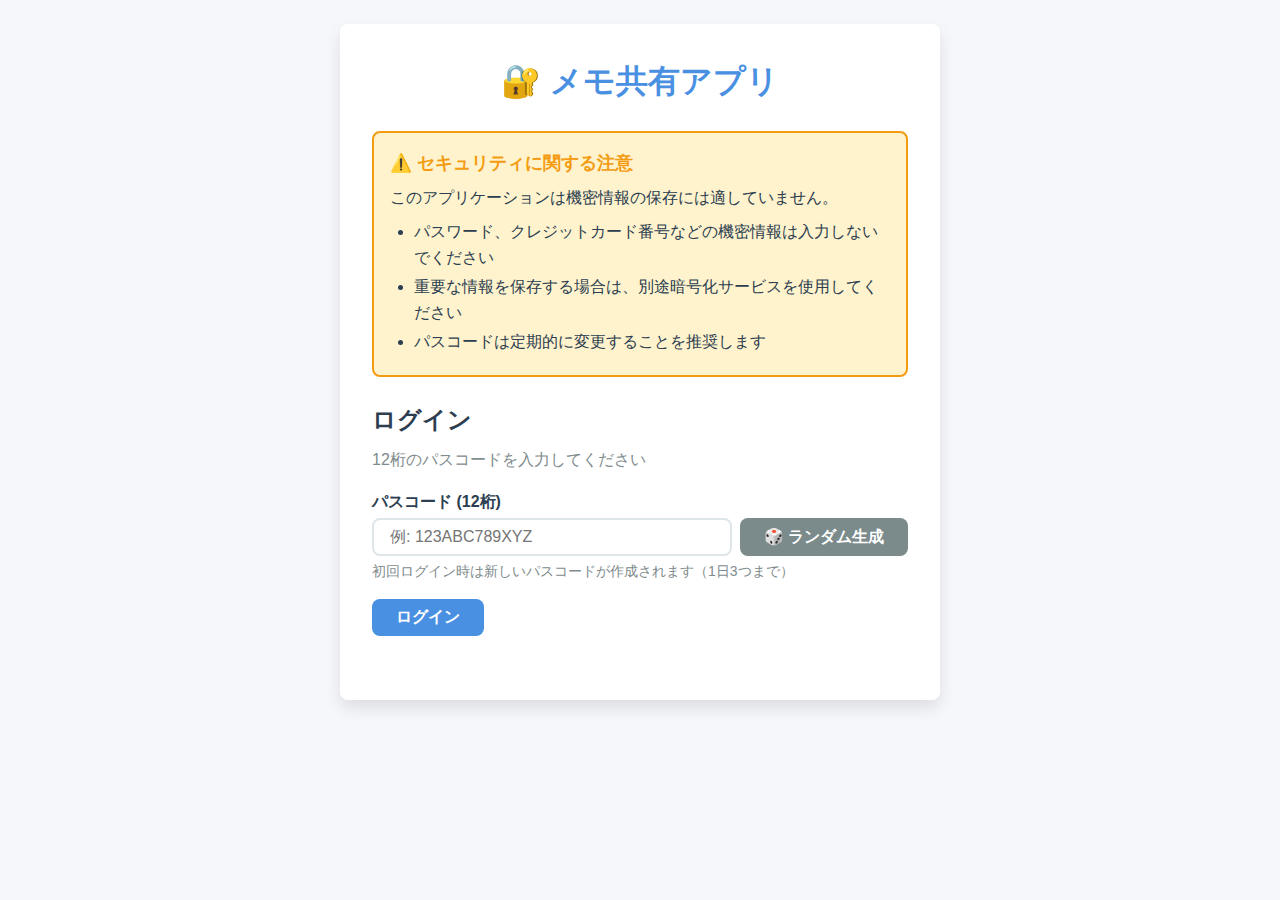
<file: index.html>
<!DOCTYPE html>
<html lang="ja">
<head>
    <meta charset="UTF-8">
    <meta name="viewport" content="width=device-width, initial-scale=1.0">
    <title>メモ共有アプリ - ログイン</title>
    <link rel="stylesheet" href="style.css">
    
    <!-- PWA対応 -->
    <link rel="manifest" href="manifest.json">
    <meta name="theme-color" content="#4a90e2">
    <meta name="apple-mobile-web-app-capable" content="yes">
    <meta name="apple-mobile-web-app-status-bar-style" content="default">
    <meta name="apple-mobile-web-app-title" content="memo.">
    <link rel="apple-touch-icon" href="icon-192.png">
    <link rel="icon" type="image/png" sizes="192x192" href="icon-192.png">
    <link rel="icon" type="image/png" sizes="512x512" href="icon-512.png">
</head>
<body>
    <div class="container">
        <div class="login-container">
            <h1>🔐 メモ共有アプリ</h1>
            
            <!-- セキュリティ警告 -->
            <div class="warning-box">
                <h3>⚠️ セキュリティに関する注意</h3>
                <p>このアプリケーションは機密情報の保存には適していません。</p>
                <ul>
                    <li>パスワード、クレジットカード番号などの機密情報は入力しないでください</li>
                    <li>重要な情報を保存する場合は、別途暗号化サービスを使用してください</li>
                    <li>パスコードは定期的に変更することを推奨します</li>
                </ul>
            </div>

            <!-- ログインフォーム -->
            <div class="form-container">
                <h2>ログイン</h2>
                <p>12桁のパスコードを入力してください</p>
                <form id="loginForm">
                    <div class="form-group">
                        <label for="passcode">パスコード (12桁)</label>
                        <div class="passcode-input-group">
                            <input 
                                type="text" 
                                id="passcode" 
                                name="passcode" 
                                maxlength="12" 
                                pattern="[0-9A-Z]{12}" 
                                placeholder="例: 123ABC789XYZ"
                                required
                            >
                            <button type="button" id="generatePasscodeBtn" class="btn btn-secondary">🎲 ランダム生成</button>
                        </div>
                        <small>初回ログイン時は新しいパスコードが作成されます（1日3つまで）</small>
                    </div>
                    <button type="submit" class="btn btn-primary">ログイン</button>
                </form>
                <div id="message" class="message"></div>
            </div>
        </div>
    </div>

    <script src="supabase-client.js"></script>
    <script src="app.js"></script>
    <script>
        /**
         * 自動ログインチェック
         * 機能: ローカルストレージにログイン情報がある場合、自動的にログインする
         * 作成理由: ページ再描画後も自動的にログイン状態を保持するため
         */
        (function checkAutoLogin() {
            const userId = localStorage.getItem('userId');
            const passcode = localStorage.getItem('passcode');
            // userIdとpasscodeの両方が存在する場合のみ自動ログイン
            if (userId && passcode) {
                // ログイン済みの場合はメモ管理画面へリダイレクト
                window.location.href = 'app.html';
            }
        })();

        /**
         * ランダムなパスコードを生成
         * 機能: 12桁のランダムな英数字(0-9, A-Z)を生成
         * 作成理由: ユーザーがパスコードを簡単に作成できるようにするため
         */
        function generateRandomPasscode() {
            const characters = '0123456789ABCDEFGHIJKLMNOPQRSTUVWXYZ';
            let passcode = '';
            for (let i = 0; i < 12; i++) {
                passcode += characters.charAt(Math.floor(Math.random() * characters.length));
            }
            return passcode;
        }

        /**
         * パスコード生成ボタンのイベントリスナー
         */
        document.getElementById('generatePasscodeBtn').addEventListener('click', () => {
            const passcodeInput = document.getElementById('passcode');
            const randomPasscode = generateRandomPasscode();
            passcodeInput.value = randomPasscode;
            
            // 生成されたパスコードを強調表示
            passcodeInput.select();
        });

        /**
         * ログインフォームの処理
         * 機能: ユーザーがパスコードでログインできるようにする
         * 作成理由: 12桁のパスコードでセキュアなログインを実現するため
         */
        document.getElementById('loginForm').addEventListener('submit', async (e) => {
            e.preventDefault();
            
            // パスコードを取得
            const passcode = document.getElementById('passcode').value;
            const messageDiv = document.getElementById('message');
            
            // バリデーション
            if (passcode.length !== 12 || !/^[0-9A-Z]{12}$/i.test(passcode)) {
                messageDiv.textContent = 'パスコードは12桁の英数字(0-9, A-Z)で入力してください';
                messageDiv.className = 'message error';
                return;
            }
            
            try {
                // ログイン処理
                messageDiv.textContent = 'ログイン中...';
                messageDiv.className = 'message';
                
                const result = await login(passcode);
                
                if (result.success) {
                    messageDiv.textContent = 'ログイン成功！';
                    messageDiv.className = 'message success';
                    
                    // ユーザーIDをローカルストレージに保存（自動ログイン用）
                    localStorage.setItem('userId', result.userId);
                    localStorage.setItem('passcode', passcode);
                    
                    // メモ一覧画面に遷移
                    setTimeout(() => {
                        window.location.href = 'app.html';
                    }, 500);
                } else {
                    messageDiv.textContent = result.message || 'ログインに失敗しました';
                    messageDiv.className = 'message error';
                }
            } catch (error) {
                console.error('ログインエラー:', error);
                messageDiv.textContent = 'ログイン処理中にエラーが発生しました';
                messageDiv.className = 'message error';
            }
        });

        /**
         * Service Workerの登録
         * 機能: PWA機能を有効化
         * 作成理由: オフライン対応とアプリのインストール機能を提供するため
         */
        if ('serviceWorker' in navigator) {
            window.addEventListener('load', () => {
                navigator.serviceWorker.register('service-worker.js')
                    .then((registration) => {
                        console.log('Service Worker registered:', registration);
                    })
                    .catch((error) => {
                        console.log('Service Worker registration failed:', error);
                    });
            });
        }
    </script>
</body>
</html>
</file>
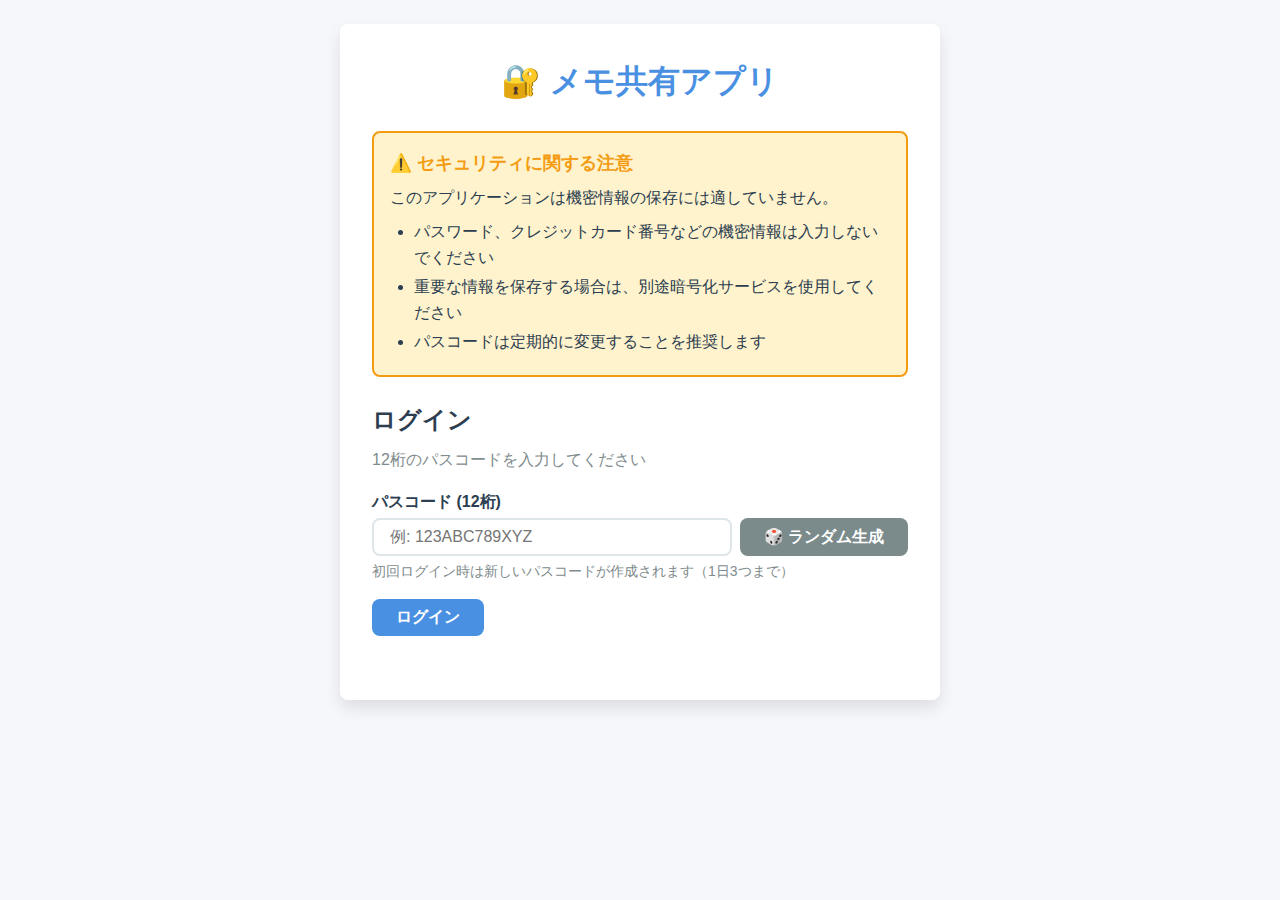
<file: logs.html>
<!DOCTYPE html>
<html lang="ja">
<head>
    <meta charset="UTF-8">
    <meta name="viewport" content="width=device-width, initial-scale=1.0">
    <title>メモ共有アプリ - ログ確認</title>
    <link rel="stylesheet" href="style.css">
    
    <!-- PWA対応 -->
    <link rel="manifest" href="manifest.json">
    <meta name="theme-color" content="#4a90e2">
    <meta name="apple-mobile-web-app-capable" content="yes">
    <meta name="apple-mobile-web-app-status-bar-style" content="default">
    <meta name="apple-mobile-web-app-title" content="memo.">
    <link rel="apple-touch-icon" href="icon-192.png">
    <link rel="icon" type="image/png" sizes="192x192" href="icon-192.png">
    <link rel="icon" type="image/png" sizes="512x512" href="icon-512.png">
</head>
<body>
    <div class="app-container">
        <!-- ヘッダー -->
        <header class="app-header">
            <h1>📊 アクセスログ</h1>
            <div class="header-info">
                <div class="user-info">
                    <span class="user-info-label">ログインID (パスキー):</span>
                    <span id="displayPasscode" class="user-passcode"></span>
                </div>
                <div class="header-actions">
                    <button id="backBtn" class="btn btn-secondary">← メモ管理に戻る</button>
                    <button id="logoutBtn" class="btn btn-secondary">ログアウト</button>
                </div>
            </div>
        </header>

        <!-- メインコンテンツ -->
        <div class="logs-container">
            <div class="logs-header">
                <div>
                    <p style="color: var(--text-secondary); margin-top: var(--spacing-xs);">
                        アクセス履歴の詳細情報を表示しています
                    </p>
                </div>
                <div class="logs-actions">
                    <button id="refreshBtn" class="btn btn-primary">🔄 更新</button>
                    <button id="deleteOldLogsBtn" class="btn btn-danger">🗑️ 古いログ削除 (14日以前)</button>
                </div>
            </div>

            <div class="logs-list" id="logsList">
                <!-- ログがここに表示される -->
            </div>
        </div>
    </div>

    <script src="supabase-client.js"></script>
    <script src="app.js"></script>
    <script>
        /**
         * ログページメインロジック
         * 機能: アクセスログの詳細表示と管理
         * 作成理由: ユーザーが詳細なログ情報を確認できるようにするため
         */
        
        // ページ読み込み時の初期化
        document.addEventListener('DOMContentLoaded', async () => {
            // ログインチェック
            const userId = sessionStorage.getItem('userId');
            if (!userId) {
                window.location.href = 'index.html';
                return;
            }
            
            // パスコードを表示
            const passcode = sessionStorage.getItem('passcode');
            if (passcode) {
                document.getElementById('displayPasscode').textContent = passcode;
            }
            
            // ログを読み込み
            await loadAllLogs();
            
            // イベントリスナーの設定
            setupEventListeners();
        });
        
        /**
         * イベントリスナーの設定
         * 機能: ボタンのイベントハンドラを登録
         * 作成理由: ユーザー操作に応答するため
         */
        function setupEventListeners() {
            document.getElementById('backBtn').addEventListener('click', () => {
                window.location.href = 'app.html';
            });
            document.getElementById('logoutBtn').addEventListener('click', logout);
            document.getElementById('refreshBtn').addEventListener('click', loadAllLogs);
            document.getElementById('deleteOldLogsBtn').addEventListener('click', deleteOldLogsConfirm);
        }
        
        /**
         * すべてのログを読み込む
         * 機能: Supabaseからすべてのアクセスログを取得して表示
         * 作成理由: ユーザーの活動履歴を詳細に表示するため
         */
        async function loadAllLogs() {
            const userId = sessionStorage.getItem('userId');
            const logs = await getAccessLog(userId);
            
            const logsList = document.getElementById('logsList');
            logsList.innerHTML = '';
            
            if (logs.length === 0) {
                logsList.innerHTML = '<p class="empty-message" style="text-align: center; padding: var(--spacing-xl);">ログがありません</p>';
                return;
            }
            
            // すべてのログを表示
            logs.forEach(log => {
                const logItem = document.createElement('div');
                logItem.className = 'log-item';
                
                logItem.innerHTML = `
                    <div class="log-header">
                        <span class="log-action">${escapeHtml(log.action)}</span>
                        <span class="log-note">メモ: ${escapeHtml(log.note_title || '削除済み')}</span>
                        <span class="log-date">${formatDate(log.created_at)}</span>
                    </div>
                    <div class="log-details">
                        <div class="log-detail-item">
                            <span>🌐 <strong>ブラウザ:</strong></span>
                            <span>${escapeHtml(log.browser || 'Unknown')}</span>
                        </div>
                        <div class="log-detail-item">
                            <span>💻 <strong>OS:</strong></span>
                            <span>${escapeHtml(log.os || 'Unknown')}</span>
                        </div>
                        <div class="log-detail-item">
                            <span>📱 <strong>デバイス:</strong></span>
                            <span>${escapeHtml(log.device || 'Unknown')}</span>
                        </div>
                        <div class="log-detail-item">
                            <span>🔗 <strong>IPアドレス:</strong></span>
                            <span>${escapeHtml(log.ip_address || 'Unknown')}</span>
                        </div>
                        <div class="log-detail-item" style="grid-column: 1 / -1;">
                            <span>🔍 <strong>User Agent:</strong></span>
                            <span style="word-break: break-all; font-size: 0.75rem;">${escapeHtml(log.user_agent || 'Unknown')}</span>
                        </div>
                    </div>
                `;
                logsList.appendChild(logItem);
            });
        }
        
        /**
         * 古いログを削除（確認ダイアログ付き）
         * 機能: 14日より前のログを削除
         * 作成理由: ログデータの肥大化を防ぐため
         */
        async function deleteOldLogsConfirm() {
            if (!confirm('⚠️ 確認\n\n14日より前のログを削除しますか？\nこの操作は取り消せません。')) {
                return;
            }
            
            const userId = sessionStorage.getItem('userId');
            const result = await deleteOldLogs(userId);
            
            if (result.success) {
                alert(result.message);
                await loadAllLogs();
            } else {
                alert('エラー: ' + result.message);
            }
        }
        
        /**
         * ログアウト
         * 機能: セッション情報をクリアしてログイン画面に戻る
         * 作成理由: ユーザーがログアウトできるようにするため
         */
        function logout() {
            if (confirm('ログアウトしますか？')) {
                sessionStorage.clear();
                window.location.href = 'index.html';
            }
        }
        
        /**
         * HTMLエスケープ
         * 機能: XSS攻撃を防ぐためHTMLをエスケープ
         * 作成理由: セキュリティ対策のため
         */
        function escapeHtml(text) {
            const div = document.createElement('div');
            div.textContent = text;
            return div.innerHTML;
        }
        
        /**
         * 日付をフォーマット
         * 機能: ISO日付を読みやすい形式に変換
         * 作成理由: ユーザーに分かりやすい日時表示を提供するため
         */
        function formatDate(dateString) {
            const date = new Date(dateString);
            return date.toLocaleString('ja-JP', {
                year: 'numeric',
                month: '2-digit',
                day: '2-digit',
                hour: '2-digit',
                minute: '2-digit',
                second: '2-digit'
            });
        }
    </script>
</body>
</html>
</file>
<file: style.css>
/**
 * メモ共有アプリのスタイルシート
 * 機能: アプリケーション全体のデザインとレイアウト
 * 作成理由: ユーザーフレンドリーなUIを提供するため
 */

/* ===============================================
   基本設定
   =============================================== */
* {
    margin: 0;
    padding: 0;
    box-sizing: border-box;
}

html {
    height: 100%;
    overflow-y: auto;
}

:root {
    /* カラーパレット */
    --primary-color: #4a90e2;
    --secondary-color: #7b8a8b;
    --success-color: #27ae60;
    --danger-color: #e74c3c;
    --warning-color: #f39c12;
    
    /* 背景色 */
    --bg-primary: #ffffff;
    --bg-secondary: #f5f7fa;
    --bg-dark: #2c3e50;
    
    /* テキスト色 */
    --text-primary: #2c3e50;
    --text-secondary: #7f8c8d;
    --text-light: #ffffff;
    
    /* ボーダー */
    --border-color: #dfe6e9;
    --border-radius: 8px;
    
    /* シャドウ */
    --shadow-sm: 0 2px 4px rgba(0, 0, 0, 0.1);
    --shadow-md: 0 4px 8px rgba(0, 0, 0, 0.1);
    --shadow-lg: 0 8px 16px rgba(0, 0, 0, 0.1);
    
    /* スペーシング */
    --spacing-xs: 4px;
    --spacing-sm: 8px;
    --spacing-md: 16px;
    --spacing-lg: 24px;
    --spacing-xl: 32px;
}

body {
    font-family: -apple-system, BlinkMacSystemFont, 'Segoe UI', 'Hiragino Kaku Gothic ProN', 'Hiragino Sans', Meiryo, sans-serif;
    background-color: var(--bg-secondary);
    color: var(--text-primary);
    line-height: 1.6;
    overflow-y: auto;
    min-height: 100%;
}

/* ===============================================
   ログイン画面
   =============================================== */
.container {
    min-height: 100%;
    display: flex;
    justify-content: center;
    align-items: center;
    padding: var(--spacing-lg);
}

.login-container {
    background-color: var(--bg-primary);
    border-radius: var(--border-radius);
    box-shadow: var(--shadow-lg);
    padding: var(--spacing-xl);
    max-width: 600px;
    width: 100%;
}

.login-container h1 {
    text-align: center;
    color: var(--primary-color);
    margin-bottom: var(--spacing-lg);
    font-size: 2rem;
}

.warning-box {
    background-color: #fff3cd;
    border: 2px solid var(--warning-color);
    border-radius: var(--border-radius);
    padding: var(--spacing-md);
    margin-bottom: var(--spacing-lg);
}

.warning-box h3 {
    color: var(--warning-color);
    margin-bottom: var(--spacing-sm);
    font-size: 1.1rem;
}

.warning-box p {
    margin-bottom: var(--spacing-sm);
    color: var(--text-primary);
}

.warning-box ul {
    margin-left: var(--spacing-lg);
    color: var(--text-primary);
}

.warning-box li {
    margin-bottom: var(--spacing-xs);
}

.form-container {
    margin-top: var(--spacing-lg);
}

.form-container h2 {
    margin-bottom: var(--spacing-sm);
    color: var(--text-primary);
}

.form-container > p {
    margin-bottom: var(--spacing-md);
    color: var(--text-secondary);
}

/* ===============================================
   フォーム要素
   =============================================== */
.form-group {
    margin-bottom: var(--spacing-md);
}

.form-group label {
    display: block;
    margin-bottom: var(--spacing-xs);
    font-weight: 600;
    color: var(--text-primary);
}

.form-group input {
    width: 100%;
    padding: var(--spacing-sm) var(--spacing-md);
    border: 2px solid var(--border-color);
    border-radius: var(--border-radius);
    font-size: 1rem;
    transition: border-color 0.3s;
}

.form-group input:focus {
    outline: none;
    border-color: var(--primary-color);
}

.form-group small {
    display: block;
    margin-top: var(--spacing-xs);
    color: var(--text-secondary);
    font-size: 0.875rem;
}

.passcode-input-group {
    display: flex;
    gap: var(--spacing-sm);
}

.passcode-input-group input {
    flex: 1;
}

.passcode-input-group .btn {
    white-space: nowrap;
}

/* ===============================================
   ボタン
   =============================================== */
.btn {
    padding: var(--spacing-sm) var(--spacing-lg);
    border: none;
    border-radius: var(--border-radius);
    font-size: 1rem;
    font-weight: 600;
    cursor: pointer;
    transition: all 0.3s;
    display: inline-block;
}

.btn:hover {
    transform: translateY(-2px);
    box-shadow: var(--shadow-md);
}

.btn-primary {
    background-color: var(--primary-color);
    color: var(--text-light);
}

.btn-primary:hover {
    background-color: #3a7bc8;
}

.btn-secondary {
    background-color: var(--secondary-color);
    color: var(--text-light);
}

.btn-secondary:hover {
    background-color: #6a7879;
}

.btn-success {
    background-color: var(--success-color);
    color: var(--text-light);
}

.btn-success:hover {
    background-color: #229954;
}

.btn-danger {
    background-color: var(--danger-color);
    color: var(--text-light);
}

.btn-danger:hover {
    background-color: #c0392b;
}

/* ===============================================
   メッセージ
   =============================================== */
.message {
    margin-top: var(--spacing-md);
    padding: var(--spacing-sm) var(--spacing-md);
    border-radius: var(--border-radius);
    text-align: center;
    font-weight: 500;
}

.message.success {
    background-color: #d4edda;
    color: #155724;
    border: 1px solid #c3e6cb;
}

.message.error {
    background-color: #f8d7da;
    color: #721c24;
    border: 1px solid #f5c6cb;
}

/* ===============================================
   アプリ画面
   =============================================== */
.app-container {
    min-height: 100%;
    display: flex;
    flex-direction: column;
    overflow-y: auto;
}

.app-header {
    background-color: var(--bg-primary);
    border-bottom: 2px solid var(--border-color);
    padding: var(--spacing-md) var(--spacing-lg);
    display: flex;
    justify-content: space-between;
    align-items: center;
    box-shadow: var(--shadow-sm);
}

.app-header h1 {
    color: var(--primary-color);
    font-size: 1.5rem;
}

.header-info {
    display: flex;
    align-items: center;
    gap: var(--spacing-lg);
}

.user-info {
    display: flex;
    align-items: center;
    gap: var(--spacing-sm);
    padding: var(--spacing-xs) var(--spacing-md);
    background-color: var(--bg-secondary);
    border-radius: var(--border-radius);
    border: 2px solid var(--border-color);
}

.user-info-label {
    color: var(--text-secondary);
    font-size: 0.875rem;
    font-weight: 600;
}

.user-passcode {
    color: var(--primary-color);
    font-size: 1rem;
    font-weight: 700;
    font-family: 'Courier New', monospace;
    letter-spacing: 1px;
}

.header-actions {
    display: flex;
    gap: var(--spacing-sm);
}

.main-content {
    display: flex;
    flex: 1;
    min-height: 60vh; /* 親要素に最小高さを確保（ビューポートの60%） */
    overflow: auto; /* 子要素が大きくなった場合にスクロール可能に */
}

/* ===============================================
   サイドバー（メモ一覧）
   =============================================== */
.sidebar {
    width: 300px;
    background-color: var(--bg-primary);
    border-right: 2px solid var(--border-color);
    display: flex;
    flex-direction: column;
    overflow-y: auto;
}

.sidebar-header {
    padding: var(--spacing-md);
    border-bottom: 2px solid var(--border-color);
}

.sidebar-header h2 {
    margin-bottom: var(--spacing-sm);
    font-size: 1.25rem;
}

.sidebar-header .btn {
    width: 100%;
}

.note-list {
    flex: 1;
    overflow-y: auto;
    padding: var(--spacing-sm);
}

.note-item {
    padding: var(--spacing-md);
    border-radius: var(--border-radius);
    margin-bottom: var(--spacing-sm);
    cursor: pointer;
    transition: all 0.3s;
    border: 2px solid transparent;
    min-height: 60px;
    display: flex;
    flex-direction: column;
    justify-content: center;
}

.note-item:hover {
    background-color: var(--bg-secondary);
    transform: translateX(4px);
}

.note-item.active {
    background-color: #e3f2fd;
    border-color: var(--primary-color);
    box-shadow: var(--shadow-sm);
}

.note-item-title {
    font-weight: 600;
    margin-bottom: var(--spacing-xs);
    color: var(--text-primary);
}

.note-item-date {
    font-size: 0.875rem;
    color: var(--text-secondary);
}

.empty-message {
    text-align: center;
    color: var(--text-secondary);
    padding: var(--spacing-lg);
}

/* ===============================================
   アクセスログページ
   =============================================== */
.logs-container {
    max-width: 1200px;
    margin: 0 auto;
    padding: var(--spacing-lg);
}

.logs-header {
    display: flex;
    justify-content: space-between;
    align-items: center;
    margin-bottom: var(--spacing-lg);
    flex-wrap: wrap;
    gap: var(--spacing-md);
}

.logs-header h1 {
    color: var(--primary-color);
    font-size: 1.75rem;
}

.logs-actions {
    display: flex;
    gap: var(--spacing-sm);
}

.logs-list {
    background-color: var(--bg-primary);
    border-radius: var(--border-radius);
    box-shadow: var(--shadow-md);
    padding: var(--spacing-md);
}

.log-item {
    padding: var(--spacing-md);
    border-bottom: 2px solid var(--border-color);
    margin-bottom: var(--spacing-md);
    background-color: var(--bg-secondary);
    border-radius: var(--border-radius);
}

.log-item:last-child {
    border-bottom: none;
}

.log-header {
    margin-bottom: var(--spacing-sm);
    display: flex;
    flex-wrap: wrap;
    gap: var(--spacing-sm);
    align-items: center;
}

.log-action {
    display: inline-block;
    padding: 4px 12px;
    background-color: var(--primary-color);
    color: var(--text-light);
    border-radius: 4px;
    font-size: 0.875rem;
    font-weight: 600;
}

.log-note {
    color: var(--text-primary);
    font-weight: 500;
}

.log-date {
    color: var(--text-secondary);
    font-size: 0.875rem;
}

.log-details {
    display: grid;
    grid-template-columns: repeat(auto-fit, minmax(200px, 1fr));
    gap: var(--spacing-sm);
    margin-top: var(--spacing-sm);
    padding: var(--spacing-sm);
    background-color: var(--bg-primary);
    border-radius: 4px;
}

.log-detail-item {
    display: flex;
    align-items: center;
    gap: var(--spacing-xs);
    font-size: 0.875rem;
    color: var(--text-secondary);
}

.log-detail-item strong {
    color: var(--text-primary);
}

/* ===============================================
   メモエディタ
   =============================================== */
.note-editor {
    flex: 1;
    background-color: var(--bg-primary);
    display: flex;
    flex-direction: column;
    min-height: 50vh; /* 親要素に最小高さを確保（ビューポートの50%） */
    overflow: auto; /* 子要素が大きくなった場合にスクロール可能に */
}

.no-note-selected {
    flex: 1;
    display: flex;
    justify-content: center;
    align-items: center;
}

.no-note-selected p {
    color: var(--text-secondary);
    font-size: 1.25rem;
}

.note-editor-content {
    flex: 1;
    display: flex;
    flex-direction: column;
    overflow: hidden;
}

.note-header {
    padding: var(--spacing-md) var(--spacing-lg);
    border-bottom: 2px solid var(--border-color);
    display: flex;
    justify-content: space-between;
    align-items: center;
    gap: var(--spacing-md);
}

.note-title-input {
    flex: 1;
    border: 2px solid transparent;
    padding: var(--spacing-sm);
    font-size: 1.5rem;
    font-weight: 600;
    background-color: transparent;
    transition: border-color 0.3s;
}

.note-title-input:not([readonly]):focus {
    outline: none;
    border-color: var(--primary-color);
    background-color: var(--bg-secondary);
    border-radius: var(--border-radius);
}

.note-actions {
    display: flex;
    gap: var(--spacing-sm);
}

.note-content {
    flex: 1;
    padding: var(--spacing-lg);
    overflow: auto; /* 子要素が大きくなった場合にスクロール可能に */
    display: flex;
    flex-direction: column;
    min-height: 45vh; /* 親要素に最小高さを確保（ビューポートの45%） */
}

.note-view {
    padding: var(--spacing-md);
    line-height: 1.8;
    flex: 1;
    overflow-y: auto;
}

.note-view h1, .note-view h2, .note-view h3 {
    margin-top: var(--spacing-lg);
    margin-bottom: var(--spacing-sm);
    color: var(--text-primary);
}

.note-view h1 {
    font-size: 2rem;
}

.note-view h2 {
    font-size: 1.5rem;
}

.note-view h3 {
    font-size: 1.25rem;
}

.note-view p {
    margin-bottom: var(--spacing-md);
}

.note-view ul, .note-view ol {
    margin-left: var(--spacing-lg);
    margin-bottom: var(--spacing-md);
}

.note-view code {
    background-color: var(--bg-secondary);
    padding: 2px 6px;
    border-radius: 4px;
    font-family: 'Courier New', monospace;
    font-size: 0.9rem;
}

.note-view pre {
    background-color: var(--bg-secondary);
    padding: var(--spacing-md);
    border-radius: var(--border-radius);
    overflow-x: auto;
    margin-bottom: var(--spacing-md);
}

.note-view pre code {
    background-color: transparent;
    padding: 0;
}

.note-view blockquote {
    border-left: 4px solid var(--primary-color);
    padding-left: var(--spacing-md);
    margin: var(--spacing-md) 0;
    color: var(--text-secondary);
}

.note-textarea {
    width: 100%;
    min-height: 40vh; /* vh単位で最小高さを指定 */
    border: 2px solid var(--border-color);
    border-radius: var(--border-radius);
    padding: var(--spacing-md);
    font-size: 1rem;
    font-family: 'Courier New', monospace;
    resize: vertical; /* ユーザーが縦方向にリサイズ可能 */
}

.note-textarea:focus {
    outline: none;
    border-color: var(--primary-color);
}

/* ===============================================
   モーダル
   =============================================== */
.modal {
    position: fixed;
    top: 0;
    left: 0;
    width: 100%;
    height: 100%;
    background-color: rgba(0, 0, 0, 0.5);
    display: flex;
    justify-content: center;
    align-items: center;
    z-index: 1000;
    padding: var(--spacing-lg) 0;
    overflow-y: auto;
}

.modal-content {
    background-color: var(--bg-primary);
    border-radius: var(--border-radius);
    padding: var(--spacing-xl);
    max-width: 500px;
    width: 90%;
    box-shadow: var(--shadow-lg);
    max-height: 90vh;
    overflow-y: auto;
    margin: var(--spacing-lg) auto;
}

.modal-content h2 {
    margin-bottom: var(--spacing-lg);
    color: var(--text-primary);
}

.modal-actions {
    display: flex;
    gap: var(--spacing-sm);
    justify-content: flex-end;
    margin-top: var(--spacing-lg);
}

/* ===============================================
   レスポンシブデザイン
   =============================================== */
@media (max-width: 768px) {
    .app-header {
        flex-direction: column;
        gap: var(--spacing-sm);
    }
    
    .header-info {
        flex-direction: column;
        align-items: stretch;
        width: 100%;
        gap: var(--spacing-sm);
    }
    
    .user-info {
        justify-content: center;
    }
    
    .header-actions {
        width: 100%;
        justify-content: space-between;
        flex-wrap: wrap;
    }
    
    .main-content {
        flex-direction: column;
    }
    
    .sidebar {
        width: 100%;
        border-right: none;
        border-bottom: 2px solid var(--border-color);
        max-height: 40vh;
    }
    
    /* モバイルでのメモ選択エリア拡張 */
    .note-item {
        min-height: 70px;
        padding: var(--spacing-lg);
        touch-action: manipulation;
    }
    
    .note-item-title {
        font-size: 1.1rem;
    }
    
    .note-header {
        flex-direction: column;
        align-items: stretch;
    }
    
    .note-actions {
        justify-content: space-between;
    }
    
    /* モバイルでのメモ入力エリアの高さ最適化 */
    .note-textarea {
        min-height: 50vh; /* モバイルでより高さを確保（vh単位） */
        font-size: 16px; /* iOS Safariでのズーム防止 */
    }
    
    .note-content {
        /* モバイルでパディングを減らして入力エリアを広げる */
        padding: var(--spacing-md);
    }
    
    .logs-header {
        flex-direction: column;
        align-items: stretch;
    }
    
    .logs-actions {
        flex-direction: column;
    }
    
    .log-details {
        grid-template-columns: 1fr;
    }
}
</file>
